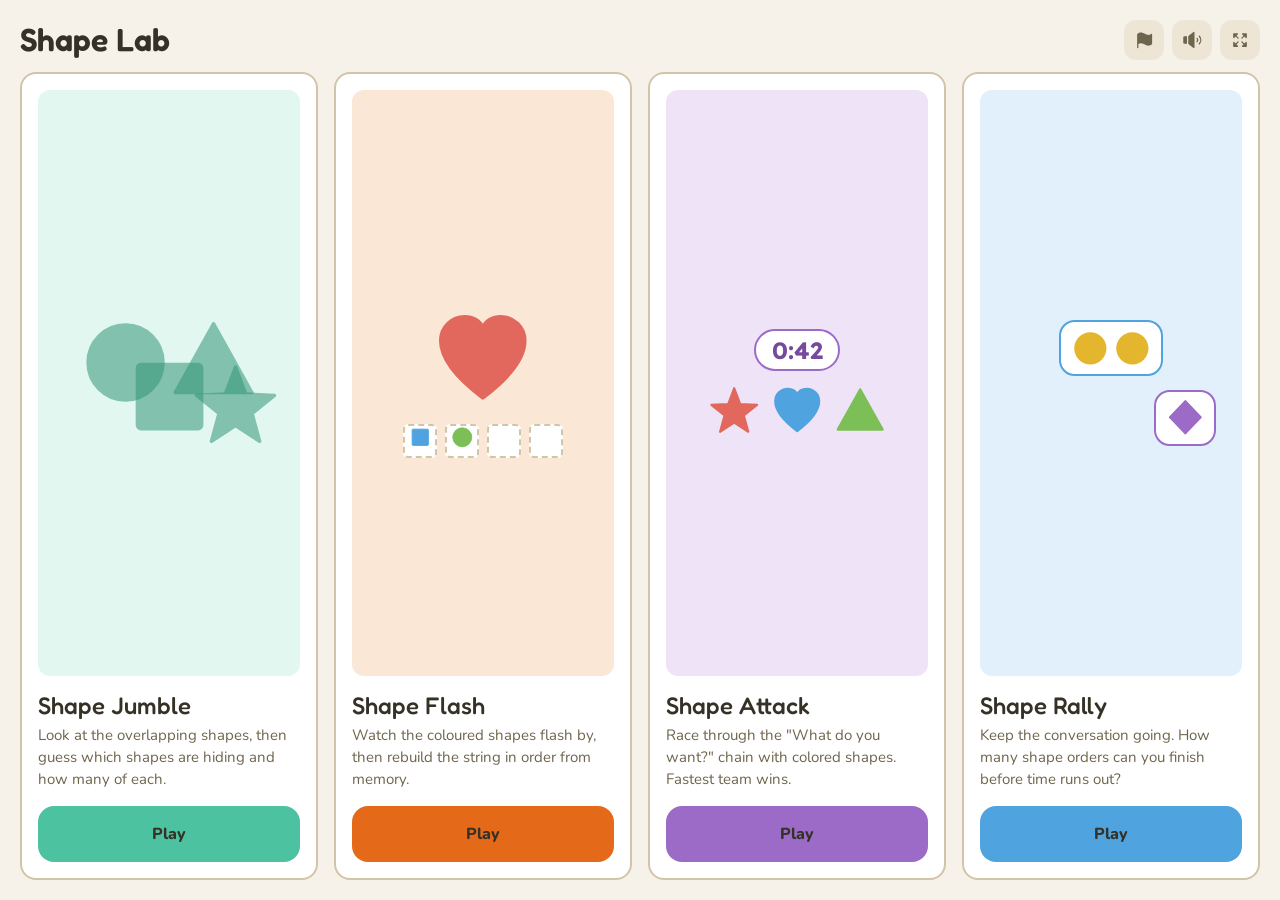
<file: index.html>
<!doctype html>
<html lang="en">
<head>
  <meta charset="utf-8">
  <meta name="viewport" content="width=device-width, initial-scale=1, viewport-fit=cover">
  <meta name="theme-color" content="#F7F2E9">
  <title>Shape Lab</title>
  <link rel="preconnect" href="https://fonts.googleapis.com">
  <link rel="preconnect" href="https://fonts.gstatic.com" crossorigin>
  <link href="https://fonts.googleapis.com/css2?family=Fredoka:wght@400;500;600;700&family=Lexend:wght@500;600;700&family=Nunito:wght@400;500;600;700;800;900&display=swap" rel="stylesheet">
  <link rel="stylesheet" href="./assets/css/tokens.css?v=2">
  <link rel="stylesheet" href="./assets/css/base.css?v=2">
  <link rel="stylesheet" href="./assets/css/hub.css?v=2">
</head>
<body>
  <main class="app-shell hub">
    <header class="app-header">
      <h1 class="brand-name">Shape Lab</h1>
      <div class="header-actions">
        <button id="fullscreenButton" class="icon-btn" type="button" aria-label="Fullscreen" title="Fullscreen"></button>
      </div>
    </header>

    <section class="game-grid" aria-label="Games">
      <a class="game-card" data-game="shape-jumble" href="apps/shape-jumble/index.html">
        <div class="game-art" aria-hidden="true"><div class="art-jumble" id="artJumble"></div></div>
        <div class="game-text">
          <h2 class="game-title">Shape Jumble</h2>
          <p class="game-desc">Look at the overlapping shapes, then guess which shapes are hiding and how many of each.</p>
        </div>
        <span class="launch-btn">Play</span>
      </a>

      <a class="game-card" data-game="shape-flash" href="apps/shape-flash/index.html">
        <div class="game-art" aria-hidden="true">
          <div class="art-flash" id="artFlash"></div>
        </div>
        <div class="game-text">
          <h2 class="game-title">Shape Flash</h2>
          <p class="game-desc">Watch the coloured shapes flash by, then rebuild the string in order from memory.</p>
        </div>
        <span class="launch-btn">Play</span>
      </a>

      <a class="game-card" data-game="shape-attack" href="apps/shape-talk/index.html?mode=attack">
        <div class="game-art" aria-hidden="true"><div class="art-talk" id="artAttack"></div></div>
        <div class="game-text">
          <h2 class="game-title">Shape Attack</h2>
          <p class="game-desc">Race through the "What do you want?" chain with colored shapes. Fastest team wins.</p>
        </div>
        <span class="launch-btn">Play</span>
      </a>

      <a class="game-card" data-game="shape-rally" href="apps/shape-talk/index.html?mode=rally">
        <div class="game-art" aria-hidden="true"><div class="art-talk" id="artRally"></div></div>
        <div class="game-text">
          <h2 class="game-title">Shape Rally</h2>
          <p class="game-desc">Keep the conversation going. How many shape orders can you finish before time runs out?</p>
        </div>
        <span class="launch-btn">Play</span>
      </a>
    </section>
  </main>

  <script type="module">
    import { initCore } from './assets/core/core.js?v=2';
    import { initViewport, initFullscreen, hydrateIcons } from './assets/js/shared.js?v=2';
    import { shapeSVG } from './assets/js/shapes.js?v=2';
    document.getElementById('artJumble').innerHTML = ['circle', 'square', 'triangle', 'star'].map(s => shapeSVG(s)).join('');
    document.getElementById('artFlash').innerHTML =
      `<div class="big">${shapeSVG('heart')}</div><div class="slots">` +
      [['square', 'var(--sky-500)'], ['circle', 'var(--leaf-500)'], ['', ''], ['', '']].map(([s, c]) =>
        `<div class="slot">${s ? `<span style="color:${c}">${shapeSVG(s)}</span>` : ''}</div>`).join('') + '</div>';
    const bubble = (who, svg) => `<div class="bubble ${who}">${svg}</div>`;
    document.getElementById('artAttack').innerHTML = `<div class="pill">0:42</div><div class="duo"><span style="color:var(--coral-500)">${shapeSVG('star')}</span><span style="color:var(--sky-500)">${shapeSVG('heart')}</span><span style="color:var(--leaf-500)">${shapeSVG('triangle')}</span></div>`;
    document.getElementById('artRally').innerHTML = bubble('l', `<span style="color:var(--sun-500)">${shapeSVG('circle')}</span><span style="color:var(--sun-500)">${shapeSVG('circle')}</span>`) + bubble('r', `<span style="color:var(--grape-500)">${shapeSVG('diamond')}</span>`);
    initCore({ tool: 'shape-lab-hub', version: '1.0.0' });
    initViewport();
    initFullscreen(document.getElementById('fullscreenButton'));
    hydrateIcons();
  </script>
</body>
</html>
</file>
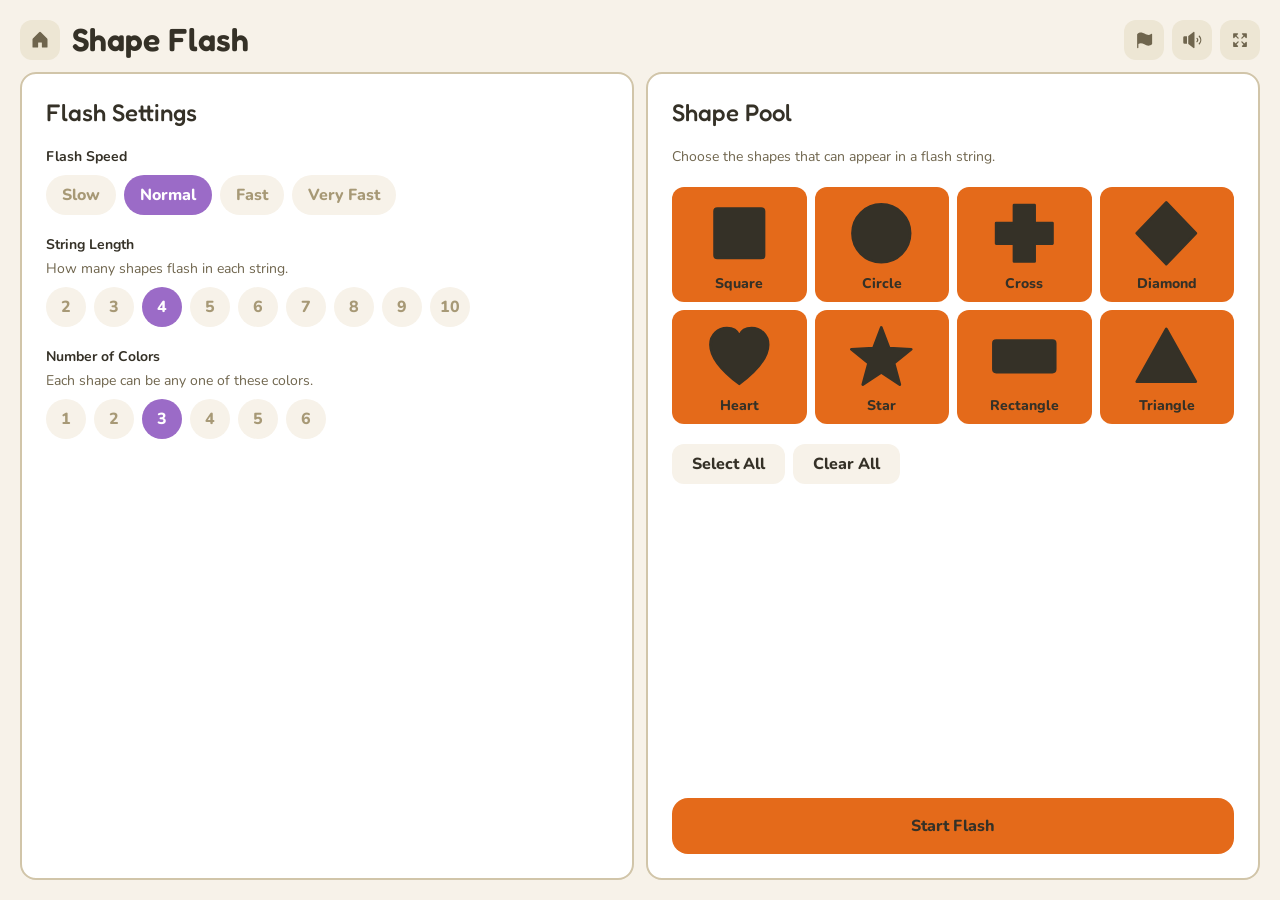
<file: apps/shape-flash/index.html>
<!doctype html>
<html lang="en">
<head>
  <meta charset="utf-8">
  <meta name="viewport" content="width=device-width, initial-scale=1, viewport-fit=cover">
  <meta name="theme-color" content="#F7F2E9">
  <title>Shape Flash</title>
  <link rel="preconnect" href="https://fonts.googleapis.com">
  <link rel="preconnect" href="https://fonts.gstatic.com" crossorigin>
  <link href="https://fonts.googleapis.com/css2?family=Fredoka:wght@400;500;600;700&family=Lexend:wght@500;600;700&family=Nunito:wght@400;500;600;700;800;900&display=swap" rel="stylesheet">
  <link rel="stylesheet" href="../../assets/css/tokens.css?v=2">
  <link rel="stylesheet" href="../../assets/css/base.css?v=2">
  <link rel="stylesheet" href="./flash.css?v=2">
</head>
<body data-game="shape-flash">

  <!-- Settings -->
  <main id="settingsScreen" class="app-shell screen">
    <header class="app-header">
      <div class="header-left">
        <a class="icon-btn" href="../../index.html" data-icon="house" aria-label="Shape Lab home" title="Shape Lab home"></a>
        <h1 class="brand-name">Shape Flash</h1>
      </div>
      <div class="header-actions">
        <button id="settingsFullscreen" class="icon-btn" type="button" aria-label="Fullscreen" title="Fullscreen"></button>
      </div>
    </header>

    <div class="settings-main">
      <section class="panel panel--card">
        <h2 class="panel-title">Flash Settings</h2>

        <div class="control-section">
          <div class="settings-label">Flash Speed</div>
          <div class="toggle-group" id="speed" role="group" aria-label="Flash speed">
            <button class="toggle-pill" data-v="slow" type="button">Slow</button>
            <button class="toggle-pill active" data-v="normal" type="button">Normal</button>
            <button class="toggle-pill" data-v="fast" type="button">Fast</button>
            <button class="toggle-pill" data-v="veryfast" type="button">Very Fast</button>
          </div>
        </div>

        <div class="control-section">
          <div class="settings-label">String Length</div>
          <p class="settings-note">How many shapes flash in each string.</p>
          <div class="toggle-group" id="length" role="group" aria-label="String length">
            <button class="toggle-pill-circle" data-v="2" type="button">2</button>
            <button class="toggle-pill-circle" data-v="3" type="button">3</button>
            <button class="toggle-pill-circle active" data-v="4" type="button">4</button>
            <button class="toggle-pill-circle" data-v="5" type="button">5</button>
            <button class="toggle-pill-circle" data-v="6" type="button">6</button>
            <button class="toggle-pill-circle" data-v="7" type="button">7</button>
            <button class="toggle-pill-circle" data-v="8" type="button">8</button>
            <button class="toggle-pill-circle" data-v="9" type="button">9</button>
            <button class="toggle-pill-circle" data-v="10" type="button">10</button>
          </div>
        </div>

        <div class="control-section">
          <div class="settings-label">Number of Colors</div>
          <p class="settings-note">Each shape can be any one of these colors.</p>
          <div class="toggle-group" id="colors" role="group" aria-label="Number of colors">
            <button class="toggle-pill-circle" data-v="1" type="button">1</button>
            <button class="toggle-pill-circle" data-v="2" type="button">2</button>
            <button class="toggle-pill-circle active" data-v="3" type="button">3</button>
            <button class="toggle-pill-circle" data-v="4" type="button">4</button>
            <button class="toggle-pill-circle" data-v="5" type="button">5</button>
            <button class="toggle-pill-circle" data-v="6" type="button">6</button>
          </div>
        </div>
      </section>

      <section class="panel panel--card">
        <h2 class="panel-title">Shape Pool</h2>
        <p class="settings-note">Choose the shapes that can appear in a flash string.</p>
        <div id="pool" class="pool"></div>
        <div class="pool-actions">
          <button id="selectAll" class="btn" type="button">Select All</button>
          <button id="clearAll" class="btn" type="button">Clear All</button>
        </div>
        <button id="startFlash" class="launch-btn" type="button">Start Flash</button>
      </section>
    </div>
  </main>

  <!-- Play -->
  <main id="playScreen" class="app-shell screen" hidden>
    <header class="app-header play-header">
      <div class="header-left">
        <a class="icon-btn" href="../../index.html" data-icon="house" aria-label="Shape Lab home" title="Shape Lab home"></a>
        <h1 class="brand-name">Shape Flash</h1>
        <div id="sequence" class="pips" aria-label="Shapes in this string"></div>
      </div>

      <div class="header-center">
        <button id="playBtn" class="header-btn header-btn--accent" type="button"></button>
        <button id="revealBtn" class="header-btn" type="button" disabled><span data-icon="eye"></span>Reveal</button>
        <button id="nextBtn" class="header-btn" type="button" disabled><span data-icon="skip-forward"></span>Next</button>
      </div>

      <div class="header-actions">
        <button id="settingsBtn" class="icon-btn" type="button" data-icon="gear" aria-label="Settings" title="Settings"></button>
        <button id="playFullscreen" class="icon-btn" type="button" aria-label="Fullscreen" title="Fullscreen"></button>
      </div>
    </header>

    <div class="play-main">
      <div class="flash-left">
        <section class="panel panel--card stage-panel">
          <div class="stage-main" id="stageMain"><div id="stageContent" class="stage-content"></div></div>
        </section>
        <section class="panel panel--card slots-panel">
          <div id="slots" class="slots-row"></div>
        </section>
      </div>

      <aside class="panel panel--card toolbox">
        <div class="settings-label">Color</div>
        <div id="colorRow" class="color-row"></div>
        <div class="settings-label">Shape</div>
        <div id="shapeGrid" class="shape-grid"></div>
        <button id="submitBtn" class="launch-btn" type="button" disabled>Submit</button>
      </aside>
    </div>
  </main>

  <script type="module" src="./flash.js?v=2"></script>
</body>
</html>
</file>
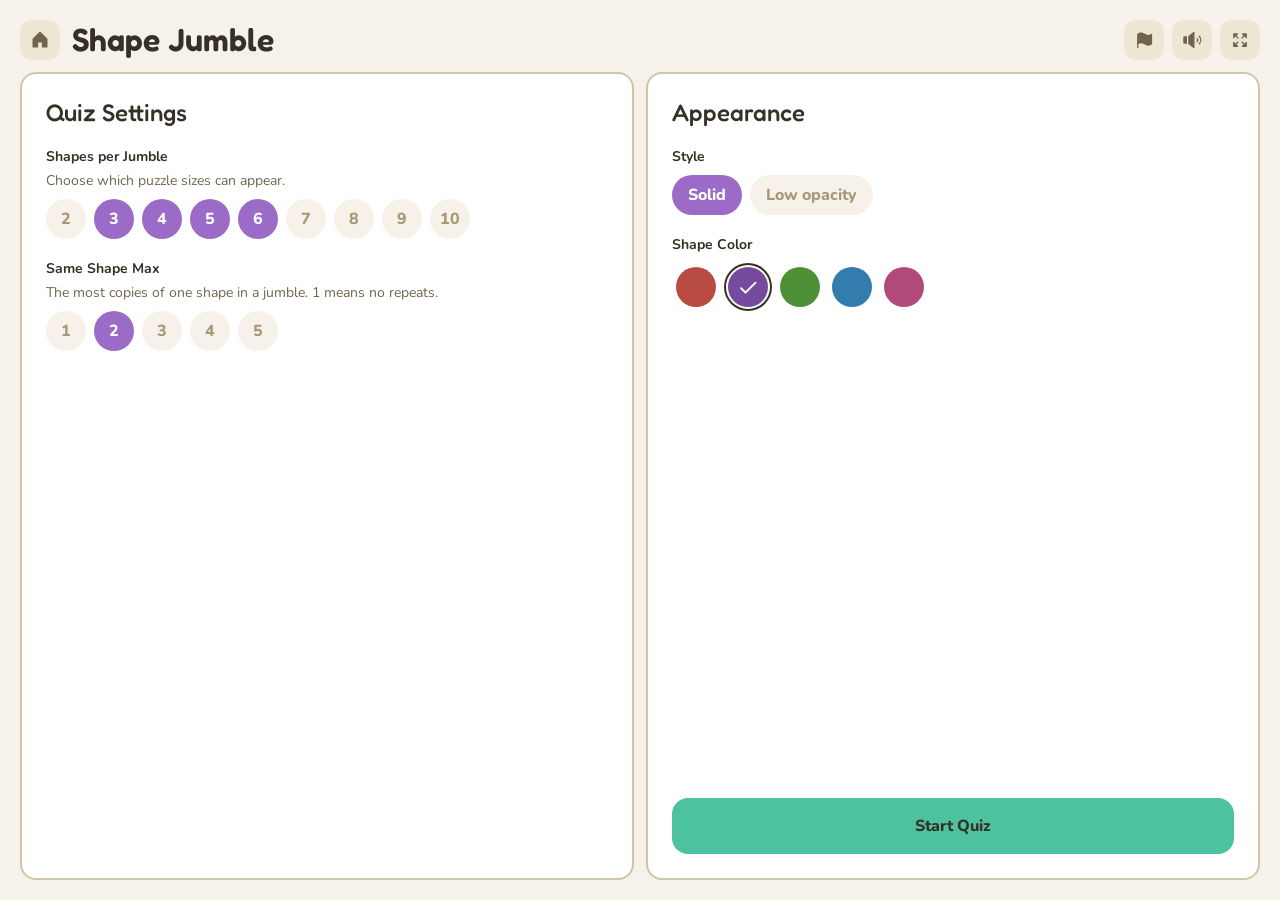
<file: apps/shape-jumble/index.html>
<!doctype html>
<html lang="en">
<head>
  <meta charset="utf-8">
  <meta name="viewport" content="width=device-width, initial-scale=1, viewport-fit=cover">
  <meta name="theme-color" content="#F7F2E9">
  <title>Shape Jumble</title>
  <link rel="preconnect" href="https://fonts.googleapis.com">
  <link rel="preconnect" href="https://fonts.gstatic.com" crossorigin>
  <link href="https://fonts.googleapis.com/css2?family=Fredoka:wght@400;500;600;700&family=Lexend:wght@500;600;700&family=Nunito:wght@400;500;600;700;800;900&display=swap" rel="stylesheet">
  <link rel="stylesheet" href="../../assets/css/tokens.css?v=2">
  <link rel="stylesheet" href="../../assets/css/base.css?v=2">
  <link rel="stylesheet" href="./jumble.css?v=2">
</head>
<body data-game="shape-jumble">

  <!-- Settings -->
  <main id="settingsScreen" class="app-shell screen">
    <header class="app-header">
      <div class="header-left">
        <a class="icon-btn" href="../../index.html" data-icon="house" aria-label="Shape Lab home" title="Shape Lab home"></a>
        <h1 class="brand-name">Shape Jumble</h1>
      </div>
      <div class="header-actions">
        <button id="settingsFullscreen" class="icon-btn" type="button" aria-label="Fullscreen" title="Fullscreen"></button>
      </div>
    </header>

    <div class="settings-main">
      <section class="panel panel--card">
        <h2 class="panel-title">Quiz Settings</h2>

        <div class="control-section">
          <div class="settings-label">Shapes per Jumble</div>
          <p class="settings-note">Choose which puzzle sizes can appear.</p>
          <div class="toggle-group" role="group" aria-label="Shapes per jumble">
            <button class="toggle-pill-circle" data-count="2" type="button">2</button>
            <button class="toggle-pill-circle active" data-count="3" type="button">3</button>
            <button class="toggle-pill-circle active" data-count="4" type="button">4</button>
            <button class="toggle-pill-circle active" data-count="5" type="button">5</button>
            <button class="toggle-pill-circle active" data-count="6" type="button">6</button>
            <button class="toggle-pill-circle" data-count="7" type="button">7</button>
            <button class="toggle-pill-circle" data-count="8" type="button">8</button>
            <button class="toggle-pill-circle" data-count="9" type="button">9</button>
            <button class="toggle-pill-circle" data-count="10" type="button">10</button>
          </div>
        </div>

        <div class="control-section">
          <div class="settings-label">Same Shape Max</div>
          <p class="settings-note">The most copies of one shape in a jumble. 1 means no repeats.</p>
          <div class="toggle-group" role="group" aria-label="Same shape max">
            <button class="toggle-pill-circle" data-max="1" type="button">1</button>
            <button class="toggle-pill-circle active" data-max="2" type="button">2</button>
            <button class="toggle-pill-circle" data-max="3" type="button">3</button>
            <button class="toggle-pill-circle" data-max="4" type="button">4</button>
            <button class="toggle-pill-circle" data-max="5" type="button">5</button>
          </div>
        </div>
      </section>

      <section class="panel panel--card">
        <h2 class="panel-title">Appearance</h2>

        <div class="control-section">
          <div class="settings-label">Style</div>
          <div class="toggle-group" role="group" aria-label="Shape style">
            <button class="toggle-pill active" data-setting-style="solid" type="button">Solid</button>
            <button class="toggle-pill" data-setting-style="low" type="button">Low opacity</button>
          </div>
        </div>

        <div class="control-section">
          <div class="settings-label">Shape Color</div>
          <div class="swatch-group" role="group" aria-label="Shape color">
            <button class="swatch" data-setting-color="coral" type="button" aria-label="Coral"><span data-icon="check-bold"></span></button>
            <button class="swatch active" data-setting-color="grape" type="button" aria-label="Grape"><span data-icon="check-bold"></span></button>
            <button class="swatch" data-setting-color="leaf" type="button" aria-label="Leaf"><span data-icon="check-bold"></span></button>
            <button class="swatch" data-setting-color="sky" type="button" aria-label="Sky"><span data-icon="check-bold"></span></button>
            <button class="swatch" data-setting-color="bubblegum" type="button" aria-label="Bubblegum"><span data-icon="check-bold"></span></button>
          </div>
        </div>

        <button id="startQuiz" class="launch-btn" type="button">Start Quiz</button>
      </section>
    </div>
  </main>

  <!-- Play -->
  <main id="playScreen" class="app-shell screen" hidden>
    <header class="app-header play-header">
      <div class="header-left">
        <a class="icon-btn" href="../../index.html" data-icon="house" aria-label="Shape Lab home" title="Shape Lab home"></a>
        <h1 class="brand-name">Shape Jumble</h1>
      </div>

      <p id="headerResult" class="header-result" aria-live="polite">Which shapes?</p>

      <div class="header-actions">
        <div class="stepper" role="group" aria-label="Jumble spread">
          <button id="spreadDown" class="stepper-btn" type="button" data-icon="minus-bold" aria-label="Decrease spread"></button>
          <span id="spreadValue" class="stepper-value">0%</span>
          <button id="spreadUp" class="stepper-btn" type="button" data-icon="plus-bold" aria-label="Increase spread"></button>
        </div>
        <button id="playFullscreen" class="icon-btn" type="button" aria-label="Fullscreen" title="Fullscreen"></button>
        <button id="settingsButton" class="icon-btn" type="button" data-icon="gear" aria-label="Settings" title="Settings"></button>
      </div>
    </header>

    <div class="play-main">
      <section class="panel panel--card jumble-area">
        <div id="collage" class="collage"></div>
      </section>

      <aside class="play-side">
        <section class="panel panel--card selector">
          <div class="settings-label">How many of each shape?</div>
          <div id="guessGrid" class="guess-grid"></div>
        </section>
        <button id="submit" class="launch-btn" type="button">Submit</button>
        <button id="next" class="launch-btn" type="button" hidden>Next Jumble</button>
      </aside>
    </div>
  </main>

  <script type="module" src="./jumble.js?v=2"></script>
</body>
</html>
</file>
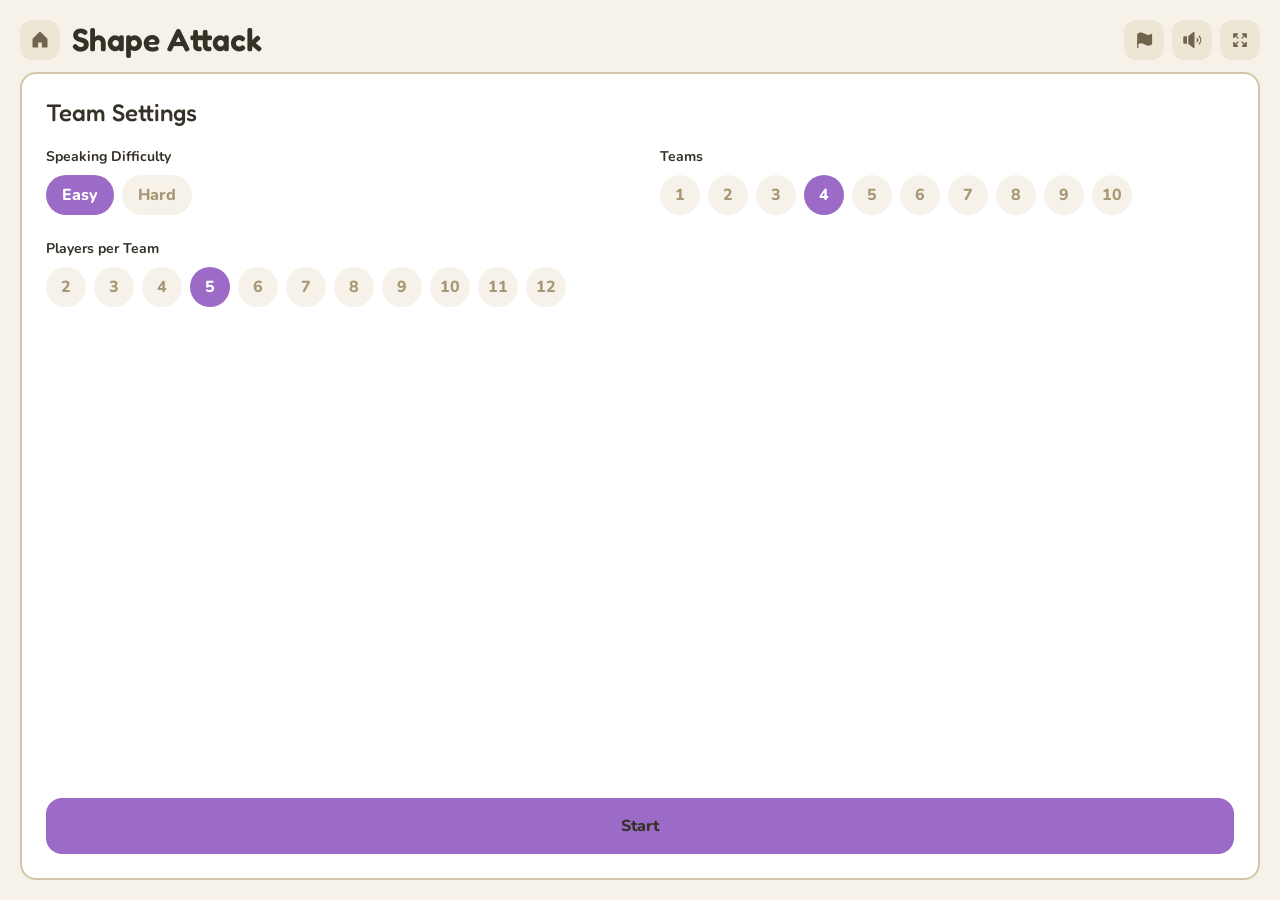
<file: apps/shape-talk/index.html>
<!doctype html>
<html lang="en">
<head>
  <meta charset="utf-8">
  <meta name="viewport" content="width=device-width, initial-scale=1, viewport-fit=cover">
  <meta name="theme-color" content="#F7F2E9">
  <title>Shape Talk</title>
  <link rel="preconnect" href="https://fonts.googleapis.com">
  <link rel="preconnect" href="https://fonts.gstatic.com" crossorigin>
  <link href="https://fonts.googleapis.com/css2?family=Fredoka:wght@400;500;600;700&family=Lexend:wght@500;600;700&family=Nunito:wght@400;500;600;700;800;900&display=swap" rel="stylesheet">
  <link rel="stylesheet" href="../../assets/css/tokens.css?v=3">
  <link rel="stylesheet" href="../../assets/css/base.css?v=3">
  <link rel="stylesheet" href="./talk.css?v=2">
</head>
<body data-game="shape-attack">
  <main id="settingsScreen" class="app-shell screen">
    <header class="app-header">
      <div class="header-left"><a class="icon-btn" href="../../index.html" data-icon="house" aria-label="Shape Lab home" title="Shape Lab home"></a><h1 class="brand-name" id="brand">Shape Attack</h1></div>
      <div class="header-actions"><button id="fs1" class="icon-btn" type="button" aria-label="Fullscreen" title="Fullscreen"></button></div>
    </header>
    <div class="settings-main">
      <section class="panel panel--card">
        <h2 class="panel-title" id="settingsTitle">Settings</h2>
        <div id="settingsBody" class="settings-body"></div>
        <button id="startBtn" class="launch-btn" type="button">Start</button>
      </section>
    </div>
  </main>

  <main id="playScreen" class="app-shell screen" hidden>
    <header class="app-header">
      <div class="header-left"><a class="icon-btn" href="../../index.html" data-icon="house" aria-label="Shape Lab home"></a><h1 class="brand-name" id="playTitle"></h1><div id="pips" class="pips"></div></div>
      <div class="header-actions">
        <button id="timerBtn" class="header-btn header-btn--accent" type="button"><span data-icon="play"></span>Start timer</button>
        <button id="gearBtn" class="icon-btn" type="button" data-icon="gear" aria-label="Settings" title="Settings"></button>
        <button id="fs2" class="icon-btn" type="button" aria-label="Fullscreen" title="Fullscreen"></button>
      </div>
    </header>
    <div class="play-main">
      <section class="panel panel--card script-panel" id="script"></section>
      <section class="panel panel--card visual-panel"><div class="pic" id="pic"></div></section>
    </div>
    <div class="go-bar"><div class="timer-box" id="clock">0:00.0</div><div class="timer-box score-box" id="scoreBox" hidden>0</div><button id="nextBtn" class="big-btn" type="button" disabled>Next</button></div>
  </main>

  <main id="finishScreen" class="app-shell screen" hidden>
    <header class="app-header">
      <div class="header-left"><a class="icon-btn" href="../../index.html" data-icon="house" aria-label="Shape Lab home"></a><h1 class="brand-name" id="finTitle"></h1></div>
      <div class="header-actions"><button id="gear2" class="icon-btn" type="button" data-icon="gear" aria-label="Settings" title="Settings"></button><button id="fs3" class="icon-btn" type="button" aria-label="Fullscreen" title="Fullscreen"></button></div>
    </header>
    <section class="panel panel--card finish-panel">
      <div class="wow" id="wow"></div><div class="final-time" id="finalTime"></div><div class="unit-label" id="unitLabel"></div>
      <div class="collage" id="collage"></div>
      <button id="finNext" class="launch-btn" type="button"></button>
    </section>
  </main>

  <main id="scoresScreen" class="app-shell screen" hidden>
    <header class="app-header">
      <div class="header-left"><a class="icon-btn" href="../../index.html" data-icon="house" aria-label="Shape Lab home"></a><h1 class="brand-name">Final scores</h1></div>
      <div class="header-actions"><button id="fs4" class="icon-btn" type="button" aria-label="Fullscreen" title="Fullscreen"></button></div>
    </header>
    <section class="panel panel--card scores-panel"><ol id="ranking" class="ranking"></ol>
      <div class="score-actions"><button id="againBtn" class="launch-btn" type="button">Play again</button><button id="toSettings" class="btn" type="button">Settings</button></div>
    </section>
  </main>
  <script type="module" src="./talk.js?v=2"></script>
</body>
</html>
</file>
<file: assets/css/tokens.css>
/* tokens.css
   Verbatim copy of the token block (palette + semantic tokens) from
   cardbox-app v3 clr.css. Do NOT edit here: to update the design system,
   re-copy the block from cardbox. ABC Lab-specific values live in base.css. */

/* ============================================
   TOKENS — matched to v1's real values
   ============================================ */
:root {
  /* ---- Raw palette ---------------------------------------------------- */
  --leaf-50:  #E8F5DE;
  --leaf-100: #D3ECC2;
  --leaf-300: #A8D986;
  --leaf-500: #7CBF57;
  --leaf-700: #4F8F35;
  --leaf-900: #2F5920;

  --coral-50:  #FBE4E2;
  --coral-100: #F7CBC7;
  --coral-300: #EF9891;
  --coral-500: #E2685D;
  --coral-700: #B84B42;
  --coral-900: #7A2F29;

  --sky-50:  #E1F0FB;
  --sky-100: #C3E1F7;
  --sky-300: #8AC3EE;
  --sky-500: #4FA3DE;
  --sky-700: #337CAE;
  --sky-900: #1F4E6E;

  --peach-50:  #FCE9DC;
  --peach-100: #FAD3B9;
  --peach-300: #F3AC7D;
  --peach-500: #E9884F;
  --peach-700: #BC6533;
  --peach-900: #7A4020;

  --grape-50:  #EEE3F7;
  --grape-100: #DCC7EF;
  --grape-300: #BB94DE;
  --grape-500: #9B6BC7;
  --grape-700: #764A9C;
  --grape-900: #4A2C63;

  --sun-50:  #FBF0D2;
  --sun-100: #F8E4A8;
  --sun-300: #F0CB5C;
  --sun-500: #E4B62E;
  --sun-700: #B08A18;
  --sun-900: #6E560F;

  --bubblegum-50:  #FBE3EE;
  --bubblegum-100: #F7C7DE;
  --bubblegum-300: #EE94BE;
  --bubblegum-500: #DD6B9C;
  --bubblegum-700: #B04A78;
  --bubblegum-900: #712D4C;

  --mint-50:  #E1F7F0;
  --mint-100: #C3EFE0;
  --mint-300: #86DEC0;
  --mint-500: #4DC2A0;
  --mint-700: #339678;
  --mint-900: #1F5F4C;

  --sand-0:   #FFFFFF;
  --sand-50:  #F7F2E9;
  --sand-100: #EDE6D4;
  --sand-300: #D1C5A9;
  --sand-500: #A79976;
  --sand-700: #6F654D;
  --sand-900: #353127;

  --slate-0:   #FFFFFF;
  --slate-50:  #EEEFF1;
  --slate-100: #DDDFE3;
  --slate-300: #B1B5BE;
  --slate-500: #7F8594;
  --slate-700: #535865;
  --slate-900: #22242B;

  --orange-50:  #FBE7D6;
  --orange-100: #F8D0AE;
  --orange-300: #F3A263;
  --orange-500: #E46A1A;
  --orange-700: #B84F0E;
  --orange-900: #6E2F0B;

  --honey-50:  #F8E9C8;
  --honey-100: #F5DCA0;
  --honey-300: #EEC45A;
  --honey-500: #9E6D12;
  --honey-700: #7C520E;
  --honey-900: #5A3D0A;

  --lime-50:  #EEF8DC;
  --lime-100: #DFF2C0;
  --lime-300: #BDEB84;
  --lime-500: #9BDF4F;
  --lime-700: #649E24;
  --lime-900: #3E6718;

  --indigo-50:  #E9EAFB;
  --indigo-100: #D4D5F6;
  --indigo-300: #A1A4EB;
  --indigo-500: #6468E6;
  --indigo-700: #484CC0;
  --indigo-900: #2B2E78;

  /* ---- Cardbox semantic tokens (mapped onto the palette above) -------- */

  /* Surface — warm, from Sand */
  --surface-base:    var(--sand-50);
  --surface-panel:   var(--sand-100);
  --surface-card:    var(--sand-0);
  --surface-inset:   var(--sand-50);

  /* Text — cool, from Slate */
  --text-primary:    var(--sand-900);
  --text-secondary:  var(--sand-700);
  --text-muted:      var(--sand-500);
  --text-disabled:   var(--sand-300);
  --text-inverse:    var(--sand-0);

  /* Stroke — kept warm (Sand), matching Cardbox's cohesive look */
  --stroke-default:  var(--sand-300);
  --stroke-medium:   var(--sand-500);
  --stroke-strong:   var(--sand-700);
  --stroke-selected: var(--grape-500);

  /* Interactive */
  --green:                 var(--grape-500);
  --interactive-primary:   var(--grape-500);
  --interactive-secondary: var(--sun-500);
  --tab-active:            var(--grape-500);
  --tab-inactive:          var(--sand-700);
  --interactive-disabled:  var(--sand-300);

  /* Mode */
  --flash:          var(--sun-500);
  --flash-subtle:   var(--sun-50);
  --reveal:         var(--sky-500);
  --reveal-subtle:  var(--sky-50);
  --target:         var(--coral-500);
  --target-subtle:  var(--coral-50);
  --vanish:         var(--leaf-500);
  --vanish-subtle:  var(--leaf-50);
  --roll:           var(--grape-500);
  --roll-subtle:    var(--grape-50);
  --flip:           var(--peach-500);
  --flip-subtle:    var(--peach-50);
  --spell:          var(--mint-500);
  --spell-subtle:   var(--mint-50);
  --call:           var(--bubblegum-500);
  --call-subtle:    var(--bubblegum-50);
  --beat:           var(--indigo-500);
  --beat-subtle:    var(--indigo-50);
  --bet:            var(--orange-500);
  --bet-subtle:     var(--orange-50);

  /* Feedback */
  --success:        var(--leaf-500);
  --success-subtle: var(--leaf-50);
  --error:          var(--coral-500);
  --error-subtle:   var(--coral-50);
  --warning:        var(--sun-500);
  --warning-subtle: var(--sun-50);
  --info:           var(--sky-500);
  --info-subtle:    var(--sky-50);

  --font-display: 'Fredoka', sans-serif;
  --font-ui:      'Nunito', sans-serif;
  --font-card:    'Lexend', 'Nunito', sans-serif;

  --card-image-ratio: 17;
  --card-text-ratio:  3;

  --r-lg:   16px;
  --r-md:   12px;
  --r-pill: 9999px;
}
</file>
<file: assets/css/base.css>
/* base.css
   Reset + shared components for every ABC Lab page. Requires tokens.css.
   Values mirror cardbox-app v3 clr.css so the apps read as one suite. */

/* ---- Layout constants shared by the game screens ---------------------------- */
/* Width of the right-hand panel (guess / toolbox) on Shape Jumble and Shape Flash.
   Never more than 46% of the screen width, so small windows keep room for the stage. */
:root { --side-panel-width: min(520px, 46%); }

/* ---- Reset ------------------------------------------------------------ */
*, *::before, *::after {
  box-sizing: border-box;
  margin: 0;
  padding: 0;
  -webkit-tap-highlight-color: transparent;
}

html, body {
  width: 100%;
  height: 100vh;
  height: 100dvh;
  height: var(--app-h, 100dvh); /* set by initViewport() for iOS Safari */
  overflow: hidden;
  overscroll-behavior: none;
  background: var(--surface-base);
  font-family: var(--font-ui);
  color: var(--text-primary);
  -webkit-font-smoothing: antialiased;
  user-select: none;
  -webkit-user-select: none;
}

h1, h2, h3, .display { font-family: var(--font-display); }

button {
  font-family: var(--font-ui);
  cursor: pointer;
  border: none;
  background: none;
  color: inherit;
  padding: 0;
}
button:active { opacity: 0.75; }
button:disabled { cursor: not-allowed; }

a { color: inherit; text-decoration: none; }

img { display: block; max-width: 100%; max-height: 100%; object-fit: contain; }

[hidden], .hidden { display: none !important; }

:focus-visible {
  outline: 3px solid var(--stroke-selected);
  outline-offset: 2px;
}

/* ---- Per-game accent -------------------------------------------------- */
/* Put data-game on <body> (or on a card) and use var(--accent*) everywhere.
   Change a game's colour here and nowhere else. */
[data-game="shape-jumble"] { --accent: var(--mint-500);   --accent-subtle: var(--mint-50);   --accent-strong: var(--mint-700); }
[data-game="shape-attack"] { --accent: var(--grape-500);  --accent-subtle: var(--grape-50);  --accent-strong: var(--grape-700); }
[data-game="shape-rally"]  { --accent: var(--sky-500);    --accent-subtle: var(--sky-50);    --accent-strong: var(--sky-700); }
[data-game="shape-flash"]  { --accent: var(--orange-500); --accent-subtle: var(--orange-50); --accent-strong: var(--orange-700); }

/* ---- Layout ----------------------------------------------------------- */
.app-shell {
  display: flex;
  flex-direction: column;
  height: 100%;
  overflow: hidden;
}

.app-header {
  display: flex;
  align-items: center;
  justify-content: space-between;
  flex-shrink: 0;
  height: 40px;
}

.brand-name {
  font-family: var(--font-display);
  font-size: 32px;
  line-height: 40px;
  font-weight: 600;
  color: var(--text-primary);
}

.header-actions {
  display: flex;
  align-items: center;
  gap: 8px;
}

.panel {
  min-width: 0;
  min-height: 0;
  background: var(--surface-panel);
  border: 2px solid var(--stroke-default);
  border-radius: var(--r-lg);
  padding: 20px;
  display: flex;
  flex-direction: column;
  gap: 16px;
  overflow: hidden;
}
.panel--card { background: var(--surface-card); }

.panel-title {
  font-family: var(--font-display);
  font-size: 24px;
  font-weight: 500;
  color: var(--text-primary);
  flex-shrink: 0;
}

/* ---- Icons ------------------------------------------------------------ */
.icon { width: 24px; height: 24px; flex-shrink: 0; display: block; }
.icon-sm { width: 16px; height: 16px; }

.icon-btn {
  width: 40px;
  height: 40px;
  border-radius: var(--r-md);
  background: var(--surface-panel);
  color: var(--text-secondary);
  display: flex;
  align-items: center;
  justify-content: center;
  flex-shrink: 0;
}
.icon-btn .icon { width: 20px; height: 20px; } /* Cardbox header icons are 20px */
.icon-btn:active { opacity: 0.7; transform: scale(0.94); }

/* ---- Buttons ---------------------------------------------------------- */
.btn {
  height: 40px;
  padding: 0 20px;
  border-radius: var(--r-md);
  background: var(--surface-inset);
  color: var(--text-primary);
  font-size: 16px;
  line-height: 24px;
  font-weight: 800;
  display: inline-flex;
  align-items: center;
  justify-content: center;
  gap: 8px;
  white-space: nowrap;
}
.btn--accent { background: var(--accent, var(--interactive-primary)); }
.btn--dark   { background: var(--text-primary); color: var(--text-inverse); }
.btn:disabled { opacity: 0.4; }

.launch-btn {
  height: 56px;
  width: 100%;
  border-radius: var(--r-lg);
  background: var(--accent, var(--interactive-primary));
  color: var(--text-primary);
  display: flex;
  align-items: center;
  justify-content: center;
  gap: 8px;
  font-size: 16px;
  line-height: 24px;
  font-weight: 800;
  flex-shrink: 0;
}
.launch-btn:disabled { opacity: 0.4; cursor: not-allowed; }

/* ---- Settings controls ------------------------------------------------ */
.settings-label {
  font-size: 14px;
  line-height: 20px;
  font-weight: 700;
  color: var(--text-primary);
}

/* Helper text under a label; sits snug against the label, above the controls. */
.settings-note { font-size: 14px; line-height: 20px; color: var(--text-secondary); }
.settings-label + .settings-note { margin-top: -4px; }

.toggle-group {
  display: flex;
  gap: 8px;
  flex-wrap: wrap;
}

.toggle-pill {
  height: 40px;
  padding: 0 16px;
  border-radius: var(--r-pill);
  background: var(--surface-inset);
  color: var(--text-muted);
  font-size: 16px;
  font-weight: 800;
  display: inline-flex;
  align-items: center;
  justify-content: center;
  gap: 8px;
  white-space: nowrap;
}
.toggle-pill.active { background: var(--tab-active); color: #fff; }
.toggle-pill:disabled { opacity: 0.35; cursor: not-allowed; }

.toggle-pill-circle {
  width: 40px;
  height: 40px;
  border-radius: 50%;
  background: var(--surface-inset);
  color: var(--text-muted);
  font-size: 16px;
  font-weight: 800;
  display: flex;
  align-items: center;
  justify-content: center;
  flex-shrink: 0;
}
.toggle-pill-circle.active { background: var(--tab-active); color: #fff; }

/* ---- Stepper (Cardbox's vanish-count-stepper) -------------------------- */
.stepper {
  display: flex;
  align-items: center;
  gap: 24px;
  height: 40px;
  padding: 0 4px;
  border-radius: var(--r-md);
  background: var(--surface-panel);
}
.stepper-btn {
  width: 32px;
  height: 32px;
  border-radius: 32%;
  background: var(--surface-card);
  color: var(--text-secondary);
  display: flex;
  align-items: center;
  justify-content: center;
  flex-shrink: 0;
}
.stepper-btn .icon { width: 14px; height: 14px; }
.stepper-btn:disabled { opacity: 0.35; cursor: not-allowed; }
.stepper-value {
  min-width: 28px;
  text-align: center;
  font-size: 16px;
  font-weight: 800;
  color: var(--text-primary);
}

/* ---- Progress pips (ABC Trail letters, ABC Remix song screens) --------- */
/* coming up = sand 300, in progress = outline in the game's colour, done = solid */
.pips { display: flex; align-items: center; gap: 8px; margin-left: 12px; }
.seq-dot { width: 16px; height: 16px; flex: 0 0 16px; border-radius: 50%; background: var(--sand-300); }
.seq-dot.active { background: transparent; box-shadow: inset 0 0 0 3px var(--accent); }
.seq-dot.done { background: var(--accent); }
</file>
<file: assets/css/hub.css>
/* hub.css: the Shape Lab home screen. Requires tokens.css + base.css. */
.hub { gap: 12px; padding: 20px; }
.game-grid { flex: 1; min-height: 0; display: grid; grid-template-columns: repeat(4, minmax(0, 1fr)); grid-auto-rows: minmax(0, 1fr); gap: 16px; overflow-y: auto; scrollbar-width: none; }
.game-grid::-webkit-scrollbar { display: none; }
.game-card { min-width: 0; min-height: 0; display: flex; flex-direction: column; gap: 16px; padding: 16px; background: var(--surface-card); border: 2px solid var(--stroke-default); border-radius: var(--r-lg); transition: border-color 0.15s; }
.game-card:active { opacity: 0.85; }
@media (hover: hover) { .game-card:hover { border-color: var(--accent); } }
.game-art { flex: 1 1 0; min-height: 120px; container-type: size; display: grid; place-items: center; position: relative; overflow: hidden; background: var(--accent-subtle); border-radius: var(--r-md); }
.game-text { display: flex; flex-direction: column; gap: 4px; }
.game-title { font-family: var(--font-display); font-size: 24px; line-height: 28px; font-weight: 500; }
.game-desc { font-size: 15px; line-height: 22px; color: var(--text-secondary); }

/* Card art: sizes scale with the art box */
.art-jumble { position: relative; width: 70cqmin; height: 54cqmin; color: var(--accent-strong); }
.art-jumble svg { position: absolute; width: 34cqmin; height: 34cqmin; opacity: 0.55; }
.art-jumble svg:nth-child(1) { left: 2%; top: 4%; }
.art-jumble svg:nth-child(2) { left: 26%; top: 28%; }
.art-jumble svg:nth-child(3) { left: 50%; top: 2%; }
.art-jumble svg:nth-child(4) { left: 62%; top: 34%; }
.art-flash { display: flex; flex-direction: column; align-items: center; gap: 6cqmin; }
.art-flash .big { width: 38cqmin; height: 38cqmin; color: var(--coral-500); }
.art-flash .slots { display: flex; gap: 3cqmin; }
.art-flash .slot { width: 13cqmin; height: 13cqmin; border-radius: 2cqmin; border: 0.9cqmin dashed var(--sand-300); background: var(--surface-card); display: grid; place-items: center; }
.art-flash .slot svg { width: 8.6cqmin; height: 8.6cqmin; }

.art-talk { display: flex; flex-direction: column; align-items: center; gap: 5cqmin; width: 80cqmin; }
.art-talk .pill { padding: 1.5cqmin 6cqmin; border-radius: 99px; background: var(--surface-card); border: 0.8cqmin solid var(--accent); font: 700 9cqmin var(--font-card); color: var(--accent-strong); }
.art-talk .duo { display: flex; gap: 4cqmin; }
.art-talk .duo span { width: 20cqmin; height: 20cqmin; }
.art-talk .bubble { display: flex; gap: 2cqmin; padding: 3cqmin 4cqmin; border-radius: 6cqmin; background: var(--surface-card); border: 0.8cqmin solid var(--accent); }
.art-talk .bubble span { width: 14cqmin; height: 14cqmin; }
.art-talk .bubble.r { align-self: flex-end; border-color: var(--grape-500); }
@media (max-width: 1000px) { .game-grid { grid-template-columns: repeat(2, minmax(0, 1fr)); grid-auto-rows: auto; } .game-card { min-height: 360px; } }
@media (max-width: 640px) { .game-grid { grid-template-columns: 1fr; } }
</file>
<file: apps/shape-flash/flash.css>
/* flash.css: Shape Flash only. Requires tokens.css + base.css; <body data-game="shape-flash"> supplies --accent*. */
.screen { padding: 20px; gap: 12px; }
.header-left { display: flex; align-items: center; gap: 12px; min-width: 0; }

/* ---- Settings --------------------------------------------------------- */
.settings-main { flex: 1; min-height: 0; display: grid; grid-template-columns: minmax(0, 1fr) minmax(0, 1fr); gap: 12px; overflow-y: auto; }
.settings-main .panel { padding: 24px; gap: 20px; min-height: min-content; }
.settings-main .launch-btn { margin-top: auto; }
.control-section { display: flex; flex-direction: column; gap: 8px; flex-shrink: 0; }
.pool { display: grid; grid-template-columns: repeat(4, minmax(0, 1fr)); gap: 8px; flex-shrink: 0; }
.pool-chip { min-width: 0; padding: 12px 6px 8px; border-radius: var(--r-md); background: var(--surface-inset); color: var(--text-muted); display: flex; flex-direction: column; align-items: center; gap: 6px; }
.pool-chip .shape-svg { width: 56%; aspect-ratio: 1; }
.pool-chip .name { font-size: 14px; line-height: 20px; font-weight: 800; }
.pool-chip.active { background: var(--accent); color: var(--text-primary); }
.pool-actions { display: flex; gap: 8px; flex-shrink: 0; }

/* ---- Play header ------------------------------------------------------ */
.play-header { display: grid; grid-template-columns: 1fr auto 1fr; }
.play-header .header-actions { justify-self: end; }
.header-center { display: flex; align-items: center; gap: 8px; }
.header-btn { height: 40px; padding: 0 16px; border-radius: var(--r-md); background: var(--surface-panel); color: var(--text-primary); font-size: 16px; font-weight: 800; display: inline-flex; align-items: center; justify-content: center; gap: 8px; white-space: nowrap; }
.header-btn .icon { width: 20px; height: 20px; }
.header-btn--accent { background: var(--accent); }
.header-btn:disabled { opacity: 0.4; cursor: not-allowed; }

/* ---- Play layout ------------------------------------------------------ */
.play-main { flex: 1; min-height: 0; display: grid; grid-template-columns: minmax(0, 1fr) minmax(0, var(--side-panel-width)); gap: 12px; }
.flash-left { min-width: 0; min-height: 0; display: flex; flex-direction: column; gap: 12px; }

/* The stage and the slot row share the same inner width, so the answer lines up with the slots. */
.stage-panel { flex: 1; min-height: 0; padding: 0; gap: 0; }
.stage-main { flex: 1; min-height: 0; margin: 16px; position: relative; container-type: size; display: grid; place-items: center; }
.stage-content { width: 100%; height: 100%; display: grid; place-items: center; }
.flash-shape { width: 64cqmin; height: 64cqmin; animation: flashIn 0.14s ease-out; }
.flash-shape .shape-svg { display: block; width: 100%; height: 100%; }
@keyframes flashIn { from { opacity: 0; transform: scale(0.82); } to { opacity: 1; transform: scale(1); } }

.slots-panel { flex: 0 0 auto; padding: 16px; gap: 0; }
.slots-row, .answer-row { width: 100%; display: grid; grid-template-columns: repeat(var(--n, 4), minmax(0, 1fr)); gap: 12px; align-items: center; }
.slot, .answer-cell { width: 100%; max-width: 112px; aspect-ratio: 1; justify-self: center; display: grid; place-items: center; border-radius: var(--r-md); }
.slot { padding: 12%; border: 3px dashed var(--sand-300); background: var(--surface-inset); }
.slot.filled { border-style: solid; background: var(--surface-card); }
.slot:disabled { cursor: default; }
.slot .shape-svg, .answer-cell .shape-svg { display: block; width: 100%; height: 100%; }
.answer-cell { padding: 0; }
.answer-cell > span { display: block; width: 100%; height: 100%; }
.stage-content:has(.answer-row) { align-items: center; }

/* ---- Toolbox ---------------------------------------------------------- */
.toolbox { gap: 12px; }
.color-row { display: flex; flex-wrap: wrap; gap: 14px; padding: 6px; }
.color-dot { width: 48px; height: 48px; border-radius: 50%; background: var(--c); }
.color-dot.active { box-shadow: 0 0 0 3px var(--surface-card), 0 0 0 6px var(--sand-900); }
.color-dot:disabled { opacity: 0.35; }
.shape-grid { display: grid; grid-template-columns: repeat(4, minmax(0, 1fr)); gap: 8px; align-content: start; }
.shape-pick { aspect-ratio: 1; min-width: 0; padding: 18%; border-radius: var(--r-md); background: var(--surface-panel); display: grid; place-items: center; }
.shape-pick .shape-svg { display: block; width: 100%; height: 100%; }
.shape-pick:disabled { opacity: 0.35; }
.toolbox .launch-btn { margin-top: auto; }

@media (max-aspect-ratio: 1/1) {
  html, body { height: auto; min-height: var(--app-h, 100dvh); overflow: auto; }
  .app-shell { height: auto; min-height: var(--app-h, 100dvh); overflow: visible; }
  .settings-main { grid-template-columns: 1fr; }
  .play-header { height: auto; grid-template-columns: 1fr auto; row-gap: 8px; }
  .header-center { grid-column: 1 / -1; grid-row: 2; justify-content: center; }
  .play-main { grid-template-columns: 1fr; }
  .stage-panel { min-height: 46dvh; }
}
</file>
<file: apps/shape-jumble/jumble.css>
/* jumble.css: Shape Jumble only. Requires tokens.css + base.css; <body data-game="shape-jumble"> supplies --accent*. */
.screen { padding: 20px; gap: 12px; }
.header-left { display: flex; align-items: center; gap: 12px; min-width: 0; }

/* ---- Settings --------------------------------------------------------- */
.settings-main { flex: 1; min-height: 0; display: grid; grid-template-columns: minmax(0, 1fr) minmax(0, 1fr); gap: 12px; overflow-y: auto; }
.settings-main .panel { padding: 24px; gap: 20px; min-height: min-content; }
.settings-main .launch-btn { margin-top: auto; }
.control-section { display: flex; flex-direction: column; gap: 8px; }

.swatch-group { display: flex; gap: 12px; flex-wrap: wrap; padding: 4px; }
.swatch { width: 40px; height: 40px; border-radius: 50%; background: var(--swatch); color: #fff; display: flex; align-items: center; justify-content: center; }
.swatch .icon { display: none; width: 20px; height: 20px; }
.swatch.active { box-shadow: 0 0 0 2px var(--surface-card), 0 0 0 4px var(--sand-900); }
.swatch.active .icon { display: block; }
.swatch[data-setting-color="coral"]     { --swatch: var(--coral-700); }
.swatch[data-setting-color="grape"]     { --swatch: var(--grape-700); }
.swatch[data-setting-color="leaf"]      { --swatch: var(--leaf-700); }
.swatch[data-setting-color="sky"]       { --swatch: var(--sky-700); }
.swatch[data-setting-color="bubblegum"] { --swatch: var(--bubblegum-700); }

/* ---- Play header ------------------------------------------------------ */
.play-header { display: grid; grid-template-columns: 1fr auto 1fr; }
.play-header .header-actions { justify-self: end; }
.header-result { font-size: 16px; line-height: 24px; font-weight: 800; color: var(--text-primary); text-align: center; white-space: nowrap; }

/* ---- Play layout ------------------------------------------------------ */
.play-main { flex: 1; min-height: 0; display: grid; grid-template-columns: minmax(0, 1fr) minmax(0, var(--side-panel-width)); gap: 12px; }
.jumble-area { position: relative; padding: 0; gap: 0; }
.collage { position: absolute; inset: 0; overflow: hidden; --shape-color: var(--grape-700); }
.collage[data-color="coral"]     { --shape-color: var(--coral-700); }
.collage[data-color="grape"]     { --shape-color: var(--grape-700); }
.collage[data-color="leaf"]      { --shape-color: var(--leaf-700); }
.collage[data-color="sky"]       { --shape-color: var(--sky-700); }
.collage[data-color="bubblegum"] { --shape-color: var(--bubblegum-700); }
.collage[data-style="low"] .shape { opacity: 0.45; }   /* see-through shapes: overlaps build up darker */

.shape {
  position: absolute;
  width: var(--shape-size, 200px);
  height: var(--shape-size, 200px);
  transform: translate(-50%, -50%);
  color: var(--shape-color);
  pointer-events: none;
  transition: left 0.35s cubic-bezier(0.2, 0.8, 0.2, 1), top 0.35s cubic-bezier(0.2, 0.8, 0.2, 1);
}
.shape .shape-svg { display: block; width: 100%; height: 100%; }

.play-side { min-width: 0; min-height: 0; display: flex; flex-direction: column; gap: 12px; }
.selector { flex: 1; min-height: 0; gap: 12px; }
.guess-grid { flex: 1; min-height: 0; display: grid; grid-template-columns: repeat(2, minmax(0, 1fr)); grid-auto-rows: minmax(0, 1fr); gap: 8px; }
.shape-btn {
  position: relative;
  min-width: 0;
  min-height: 0;
  padding: 10px 8px 8px;
  border-radius: var(--r-md);
  background: var(--surface-panel);
  color: var(--text-primary);
  display: flex;
  flex-direction: column;
  align-items: center;
  gap: 4px;
}
.shape-btn .ico { flex: 1 1 0; min-height: 0; width: 100%; display: grid; place-items: center; }
.shape-btn .shape-svg { height: 100%; width: 100%; max-width: 100%; }
.shape-btn .name { font-size: 14px; line-height: 20px; font-weight: 800; flex: 0 0 auto; }
/* Tap to count a shape (dark button + number); keep tapping to the max, then it clears. */
.shape-btn.selected { background: var(--sand-900); color: var(--sand-0); }
.count-chip {
  position: absolute;
  top: -6px;
  right: -6px;
  min-width: 26px;
  height: 26px;
  padding: 0 6px;
  border-radius: 13px;
  background: var(--accent);
  color: var(--text-primary);
  font-size: 14px;
  font-weight: 800;
  line-height: 26px;
  text-align: center;
}

@media (max-aspect-ratio: 1/1) {
  html, body { height: auto; min-height: var(--app-h, 100dvh); overflow: auto; }
  .app-shell { height: auto; min-height: var(--app-h, 100dvh); overflow: visible; }
  .settings-main { grid-template-columns: 1fr; }
  .play-header { height: auto; grid-template-columns: 1fr auto; row-gap: 8px; }
  .header-result { grid-column: 1 / -1; grid-row: 2; }
  .play-main { grid-template-columns: 1fr; grid-template-rows: minmax(320px, 46dvh) auto; }
  .guess-grid { grid-auto-rows: 110px; }
}
</file>
<file: apps/shape-talk/talk.css>
/* talk.css: Shape Attack and Shape Rally. Requires tokens.css + base.css. */
.screen { padding: 20px; gap: 12px; }
.header-left { display: flex; align-items: center; gap: 12px; min-width: 0; }
.settings-main { flex: 1; min-height: 0; display: flex; overflow-y: auto; }
.settings-main .panel { flex: 1; padding: 24px; gap: 20px; min-height: min-content; }
.control-section { display: flex; flex-direction: column; gap: 8px; }
.settings-body { display: grid; grid-template-columns: repeat(2, minmax(0, 1fr)); gap: 24px 40px; align-content: start; }
.settings-main .launch-btn { margin-top: auto; }
.header-btn { height: 40px; padding: 0 16px; border-radius: var(--r-md); background: var(--surface-panel); color: var(--text-primary); font-size: 16px; font-weight: 800; display: inline-flex; align-items: center; gap: 8px; white-space: nowrap; }
.header-btn .icon { width: 20px; height: 20px; }
.header-btn--accent { background: var(--accent); }
.icon-btn.armed { background: var(--coral-500); color: #fff; }

/* the conversation */
.play-main { flex: 1; min-height: 0; display: grid; grid-template-columns: minmax(0, 1fr) minmax(0, var(--side-panel-width)); gap: 12px; }
.script-panel { justify-content: flex-start; gap: clamp(14px, 3vh, 36px); padding: clamp(16px, 3vw, 40px); }
.line { display: flex; align-items: center; gap: 16px; }
.avatar { flex: 0 0 auto; width: clamp(44px, 7vh, 68px); aspect-ratio: 1; border-radius: 50%; display: grid; place-items: center; font: 700 clamp(20px, 3.4vh, 32px) var(--font-card); }
.avatar.asker { background: var(--accent); color: var(--text-primary); }
.avatar.replier { background: var(--sand-900); color: var(--sand-0); }
.say { font-size: clamp(24px, 4.4vh, 54px); font-weight: 800; line-height: 1.15; }
.picked { color: var(--accent-strong); }
.visual-panel { padding: 16px; }
.pic { flex: 1; min-height: 0; container-type: size; display: grid; place-items: center; }
.one { width: min(78cqw, 78cqh); height: min(78cqw, 78cqh); }
.one svg, .tile svg { display: block; width: 100%; height: 100%; }
.arrange { position: relative; width: min(100cqw, 100cqh); height: min(100cqw, 100cqh); }
.tile { position: absolute; }

.go-bar { flex: 0 0 auto; display: flex; gap: 12px; height: clamp(60px, 10vh, 84px); }
.timer-box { flex: 0 0 clamp(170px, 20vw, 240px); width: clamp(170px, 20vw, 240px); padding: 0; line-height: 1; font-variant-numeric: tabular-nums; white-space: nowrap; border-radius: var(--r-lg); background: var(--surface-card); border: 2px solid var(--stroke-default); font: 700 clamp(26px, 4vh, 38px) var(--font-card); display: grid; place-items: center; }
.score-box { flex: 0 0 clamp(90px, 10vw, 120px); width: clamp(90px, 10vw, 120px); color: var(--accent-strong); }
.big-btn { flex: 1; border-radius: var(--r-lg); background: var(--accent); color: var(--text-primary); font-size: clamp(20px, 3.2vh, 28px); font-weight: 800; }
.big-btn:disabled { opacity: 0.4; cursor: not-allowed; }

.finish-panel { flex: 1; min-height: 0; align-items: center; justify-content: center; gap: 12px; text-align: center; }
.wow { font-family: var(--font-display); font-size: clamp(28px, 5vh, 48px); font-weight: 600; }
.final-time { font: 700 clamp(56px, 12vh, 120px) var(--font-card); color: var(--accent-strong); line-height: 1; }
.unit-label { font-size: 18px; font-weight: 800; color: var(--text-secondary); }
.collage { flex: 1; min-height: 0; width: 100%; display: flex; flex-wrap: wrap; align-content: center; justify-content: center; gap: 8px; overflow: hidden; }
.collage svg { display: block; }
.finish-panel .launch-btn, .finish-panel .btn { width: min(420px, 100%); flex-shrink: 0; }

.scores-panel { flex: 1; min-height: 0; overflow: auto; gap: 20px; }
.ranking { list-style: none; display: flex; flex-direction: column; gap: 8px; }
.ranking li { display: flex; align-items: center; gap: 16px; padding: 12px 16px; border-radius: var(--r-md); background: var(--surface-inset); font-size: 20px; font-weight: 800; }
.ranking li .rk { width: 40px; height: 40px; border-radius: 50%; background: var(--sand-300); display: grid; place-items: center; font-family: var(--font-card); }
.ranking li:first-child .rk { background: var(--accent); }
.ranking li .val { margin-left: auto; font-family: var(--font-card); }
.score-actions { display: flex; gap: 12px; margin-top: auto; }
.score-actions .launch-btn { flex: 1; } .score-actions .btn { height: 56px; }

@media (max-aspect-ratio: 1/1) {
  html, body { height: auto; min-height: var(--app-h, 100dvh); overflow: auto; }
  .app-shell { height: auto; min-height: var(--app-h, 100dvh); overflow: visible; }
  .play-main { grid-template-columns: 1fr; }
  .settings-body { grid-template-columns: 1fr; }
  .visual-panel { min-height: 40dvh; }
}
</file>
